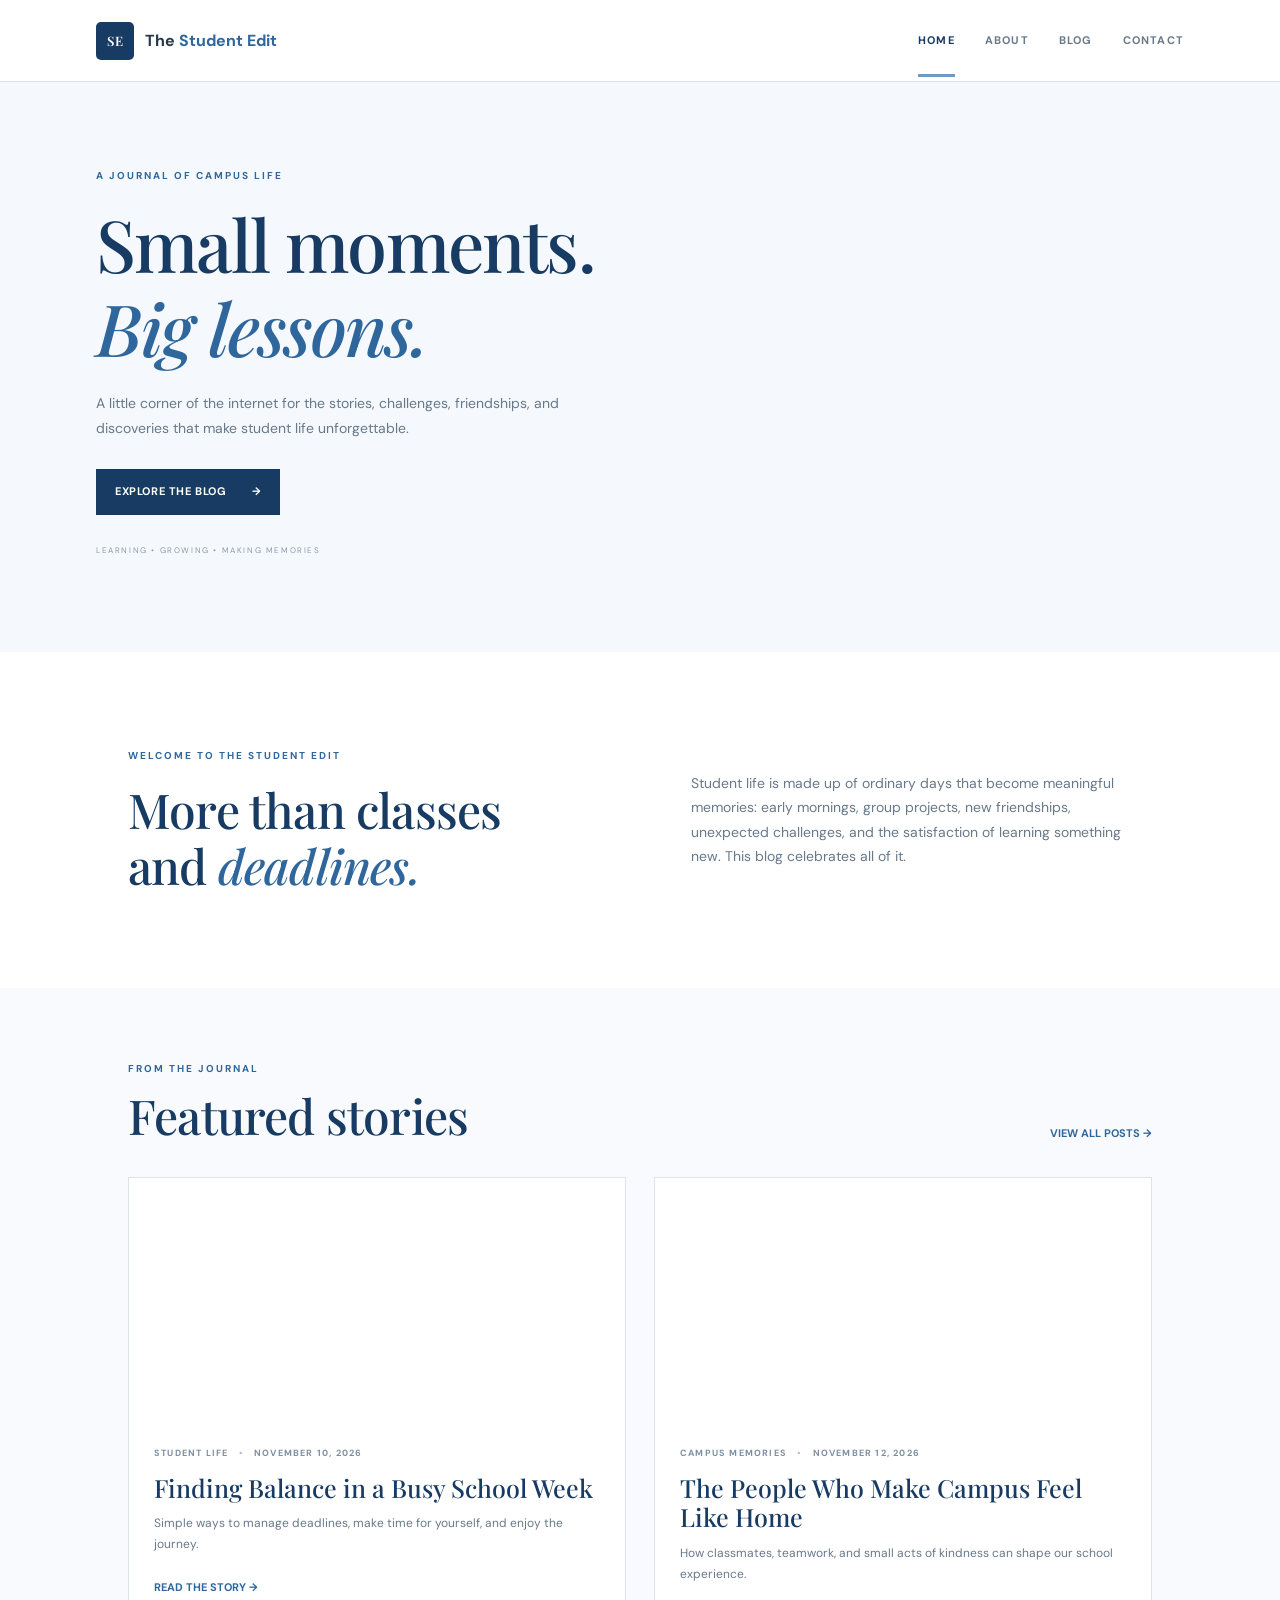
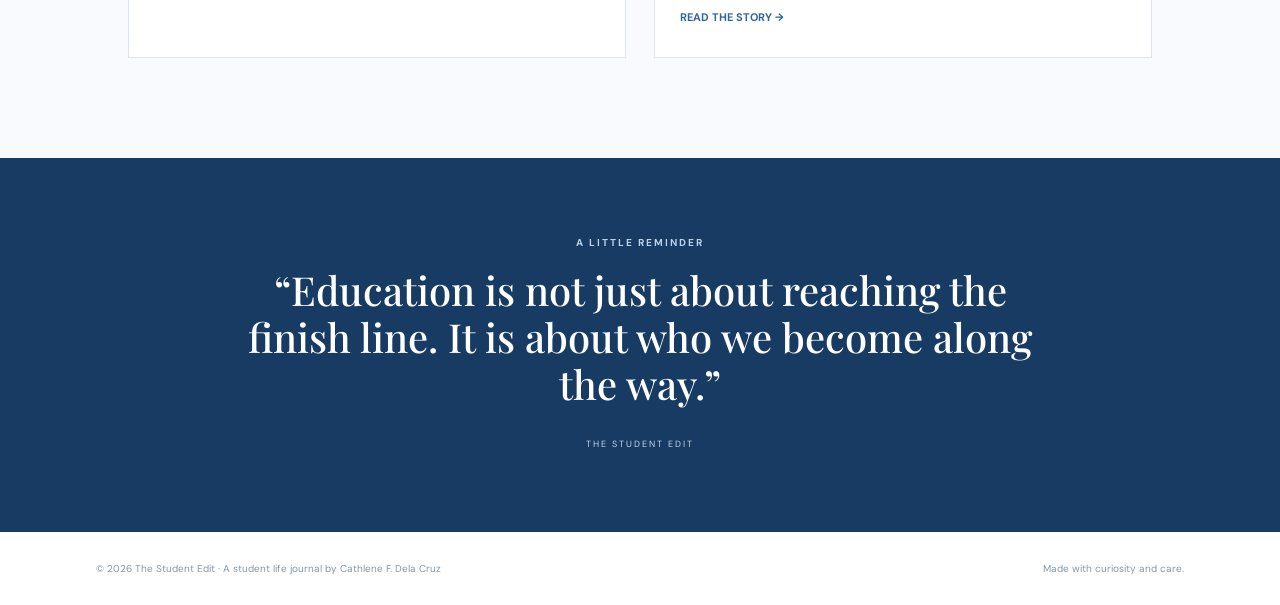
<file: index.html>
<!DOCTYPE html>
<html lang="en"><head><meta charset="UTF-8"><meta name="viewport" content="width=device-width, initial-scale=1.0"><meta name="description" content="The Student Edit — stories, lessons, and little moments from student life."><title>The Student Edit | Home</title><link rel="stylesheet" href="style.css"></head><body>
<header class="site-header"><a class="brand" href="index.html"><span class="brand-icon">SE</span><span>The <b>Student Edit</b></span></a><nav><a class="active" href="index.html">Home</a><a href="about.html">About</a><a href="blog.html">Blog</a><a href="contact.html">Contact</a></nav></header>
<main><section class="hero"><div class="hero-copy"><p class="eyebrow">A JOURNAL OF CAMPUS LIFE</p><h1>Small moments.<br><em>Big lessons.</em></h1><p class="lead">A little corner of the internet for the stories, challenges, friendships, and discoveries that make student life unforgettable.</p><a class="button" href="blog.html">EXPLORE THE BLOG <span>→</span></a><p class="hero-caption">LEARNING • GROWING • MAKING MEMORIES</p></div><div class="hero-photo" role="img" aria-label="Student studying at a desk"></div></section>
<section class="section intro"><div><p class="eyebrow">WELCOME TO THE STUDENT EDIT</p><h2>More than classes and <em>deadlines.</em></h2></div><p>Student life is made up of ordinary days that become meaningful memories: early mornings, group projects, new friendships, unexpected challenges, and the satisfaction of learning something new. This blog celebrates all of it.</p></section>
<section class="section featured"><div class="section-title"><div><p class="eyebrow">FROM THE JOURNAL</p><h2>Featured stories</h2></div><a class="simple-link" href="blog.html">VIEW ALL POSTS →</a></div><div class="post-grid"><article class="preview-card"><a class="preview-image photo-classroom" href="blog.html#finding-balance" aria-label="Read Finding Balance"></a><div class="preview-body"><p class="meta">STUDENT LIFE <span>•</span> NOVEMBER 10, 2026</p><h3>Finding Balance in a Busy School Week</h3><p>Simple ways to manage deadlines, make time for yourself, and enjoy the journey.</p><a class="simple-link" href="blog.html#finding-balance">READ THE STORY →</a></div></article><article class="preview-card"><a class="preview-image photo-friends" href="blog.html#friendship" aria-label="Read The People Who Make Campus Feel Like Home"></a><div class="preview-body"><p class="meta">CAMPUS MEMORIES <span>•</span> NOVEMBER 12, 2026</p><h3>The People Who Make Campus Feel Like Home</h3><p>How classmates, teamwork, and small acts of kindness can shape our school experience.</p><a class="simple-link" href="blog.html#friendship">READ THE STORY →</a></div></article></div></section>
<section class="quote-section"><p class="eyebrow">A LITTLE REMINDER</p><blockquote>“Education is not just about reaching the finish line. It is about who we become along the way.”</blockquote><span>THE STUDENT EDIT</span></section></main>
<footer class="footer"><p>© 2026 The Student Edit · A student life journal by Cathlene F. Dela Cruz</p><small>Made with curiosity and care.</small></footer></body></html>
</file>
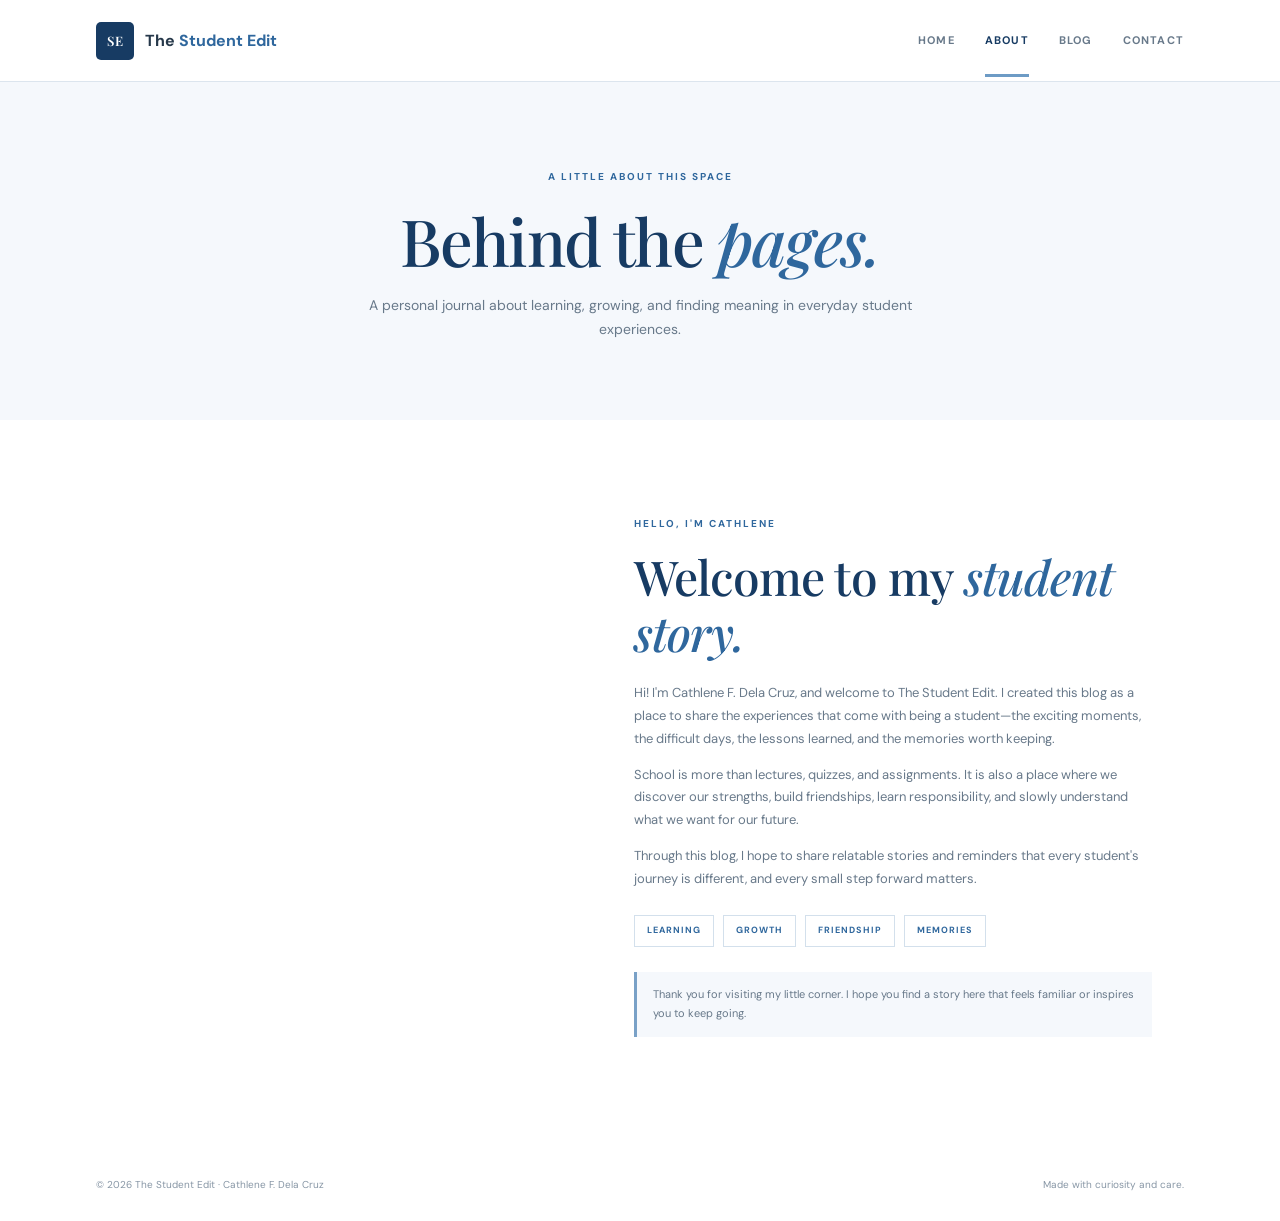
<file: about.html>
<!DOCTYPE html>
<html lang="en"><head><meta charset="UTF-8"><meta name="viewport" content="width=device-width, initial-scale=1.0"><title>About | The Student Edit</title><link rel="stylesheet" href="style.css"></head><body>
<header class="site-header"><a class="brand" href="index.html"><span class="brand-icon">SE</span><span>The <b>Student Edit</b></span></a><nav><a href="index.html">Home</a><a class="active" href="about.html">About</a><a href="blog.html">Blog</a><a href="contact.html">Contact</a></nav></header>
<main><section class="page-heading"><p class="eyebrow">A LITTLE ABOUT THIS SPACE</p><h1>Behind the <em>pages.</em></h1><p>A personal journal about learning, growing, and finding meaning in everyday student experiences.</p></section>
<section class="section about-layout"><div class="about-photo" role="img" aria-label="Notebook and pen on a desk"></div><div class="about-copy"><p class="eyebrow">HELLO, I'M CATHLENE</p><h2>Welcome to my <em>student story.</em></h2><p>Hi! I'm Cathlene F. Dela Cruz, and welcome to The Student Edit. I created this blog as a place to share the experiences that come with being a student—the exciting moments, the difficult days, the lessons learned, and the memories worth keeping.</p><p>School is more than lectures, quizzes, and assignments. It is also a place where we discover our strengths, build friendships, learn responsibility, and slowly understand what we want for our future.</p><p>Through this blog, I hope to share relatable stories and reminders that every student's journey is different, and every small step forward matters.</p><div class="value-tags"><span>LEARNING</span><span>GROWTH</span><span>FRIENDSHIP</span><span>MEMORIES</span></div><p class="personal-note">Thank you for visiting my little corner. I hope you find a story here that feels familiar or inspires you to keep going.</p></div></section></main>
<footer class="footer"><p>© 2026 The Student Edit · Cathlene F. Dela Cruz</p><small>Made with curiosity and care.</small></footer></body></html>
</file>
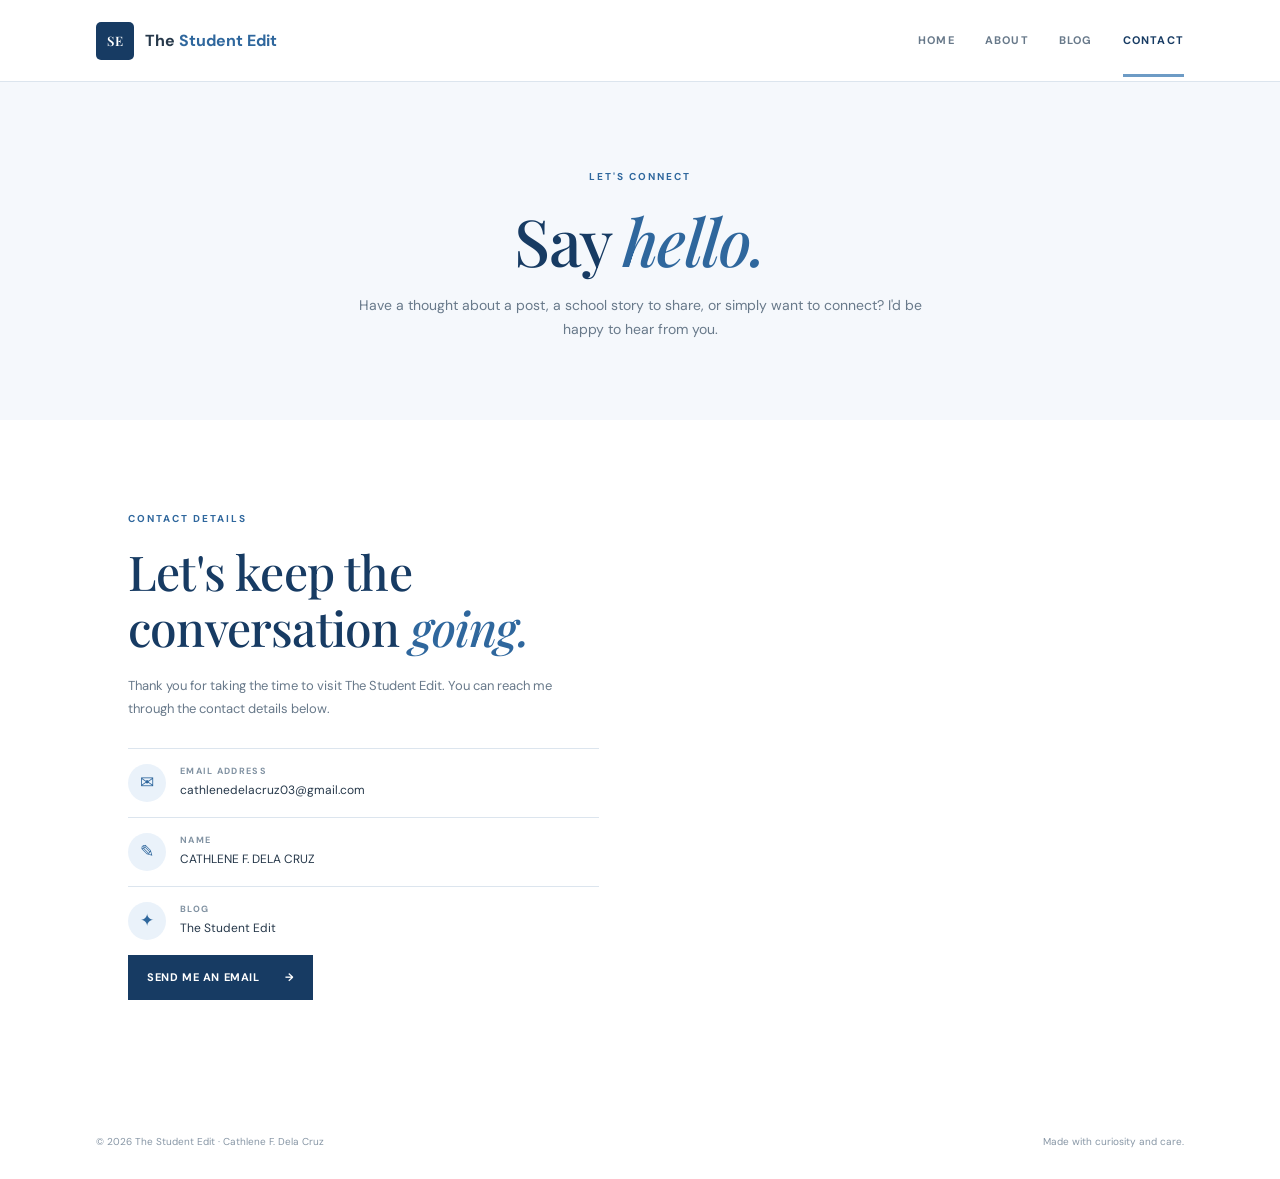
<file: contact.html>
<!DOCTYPE html>
<html lang="en"><head><meta charset="UTF-8"><meta name="viewport" content="width=device-width, initial-scale=1.0"><title>Contact | The Student Edit</title><link rel="stylesheet" href="style.css"></head><body>
<header class="site-header"><a class="brand" href="index.html"><span class="brand-icon">SE</span><span>The <b>Student Edit</b></span></a><nav><a href="index.html">Home</a><a href="about.html">About</a><a href="blog.html">Blog</a><a class="active" href="contact.html">Contact</a></nav></header>
<main><section class="page-heading"><p class="eyebrow">LET'S CONNECT</p><h1>Say <em>hello.</em></h1><p>Have a thought about a post, a school story to share, or simply want to connect? I'd be happy to hear from you.</p></section>
<section class="section contact-layout"><div class="contact-copy"><p class="eyebrow">CONTACT DETAILS</p><h2>Let's keep the conversation <em>going.</em></h2><p>Thank you for taking the time to visit The Student Edit. You can reach me through the contact details below.</p>
<div class="contact-row"><span class="contact-symbol">✉</span><div><small>EMAIL ADDRESS</small><a href="mailto:cathlenedelacruz03@gmail.com">cathlenedelacruz03@gmail.com</a></div></div>
<div class="contact-row"><span class="contact-symbol">✎</span><div><small>NAME</small><span>CATHLENE F. DELA CRUZ</span></div></div>
<div class="contact-row"><span class="contact-symbol">✦</span><div><small>BLOG</small><span>The Student Edit</span></div></div>
<a class="button" href="mailto:cathlenedelacruz03@gmail.com">SEND ME AN EMAIL <span>→</span></a></div><div class="contact-image" role="img" aria-label="Open notebook and pen"></div></section></main>
<footer class="footer"><p>© 2026 The Student Edit · Cathlene F. Dela Cruz</p><small>Made with curiosity and care.</small></footer></body></html>
</file>
<file: style.css>
@import url('https://fonts.googleapis.com/css2?family=DM+Sans:wght@400;500;600;700&family=Playfair+Display:ital,wght@0,500;0,600;0,700;1,500&display=swap');

:root {
  --navy:#173b63; --blue:#2f679d; --sky:#eaf2fa; --pale:#f5f8fc;
  --ink:#26384a; --muted:#68798a; --line:#dce5ee; --white:#fff;
  --serif:'Playfair Display',Georgia,serif; --sans:'DM Sans',Arial,sans-serif;
}
*{box-sizing:border-box}
html{scroll-behavior:smooth}
body{margin:0;background:var(--white);color:var(--ink);font-family:var(--sans);line-height:1.75}
a{color:inherit;text-decoration:none}
.site-header{min-height:82px;padding:0 7.5%;display:flex;align-items:center;justify-content:space-between;gap:25px;border-bottom:1px solid var(--line);background:#fff}
.brand{display:inline-flex;align-items:center;gap:11px;font-size:16px;font-weight:700;white-space:nowrap}
.brand b{color:var(--blue)}
.brand-icon{width:38px;height:38px;display:grid;place-items:center;border-radius:5px;color:#fff;background:var(--navy);font:600 13px var(--serif);letter-spacing:1px}
nav{display:flex;gap:30px;align-items:center;flex-wrap:wrap}
nav a{padding:27px 0 24px;border-bottom:3px solid transparent;color:#68798a;font-size:11px;font-weight:700;letter-spacing:1.2px;text-transform:uppercase}
nav a:hover,nav a.active{color:var(--navy);border-color:#6d9bc5}
.hero{display:grid;grid-template-columns:1fr 1fr;align-items:center;gap:5%;padding:70px 7.5% 80px;background:var(--pale)}
.hero-copy{max-width:550px}.eyebrow{margin:0 0 16px;color:var(--blue);font-size:10px;font-weight:700;letter-spacing:2px}
h1,h2,h3,blockquote{font-family:var(--serif);font-weight:500;line-height:1.17}
h1{margin:0 0 22px;color:var(--navy);font-size:clamp(44px,5.8vw,72px);letter-spacing:-1.8px}
h1 em,h2 em{color:var(--blue);font-weight:500}
.lead{max-width:475px;margin:0 0 29px;color:var(--muted);font-size:14px}
.button{display:inline-flex;align-items:center;gap:25px;padding:13px 19px;color:#fff;background:var(--navy);font-size:11px;font-weight:700;letter-spacing:.6px;transition:.2s}
.button:hover{background:var(--blue);transform:translateY(-2px)}
.hero-photo{min-height:420px;background:url('https://images.unsplash.com/photo-1434030216411-0b793f4b4173?auto=format&fit=crop&w=1400&q=85') center/cover}
.hero-caption{margin:28px 0 0;color:#8a9aab;font-size:8px;letter-spacing:1.6px}
.section{padding-left:10%;padding-right:10%}
.intro{display:grid;grid-template-columns:1fr 1fr;align-items:center;gap:10%;padding-top:95px;padding-bottom:95px}
h2{margin:0;color:var(--navy);font-size:clamp(34px,4vw,48px);letter-spacing:-.8px}
.intro>p{margin:0;color:var(--muted);font-size:14px}
.featured{padding-top:72px;padding-bottom:100px;background:#f8fafd}
.section-title{display:flex;justify-content:space-between;align-items:end;gap:20px;margin-bottom:34px}
.section-title .eyebrow{margin-bottom:10px}
.simple-link{color:var(--blue);font-size:11px;font-weight:700}.simple-link:hover{text-decoration:underline;color:var(--navy)}
.post-grid{display:grid;grid-template-columns:1fr 1fr;gap:28px}
.preview-card{background:#fff;border:1px solid var(--line)}
.preview-image{display:block;height:245px;background-position:center;background-size:cover}
.photo-classroom{background-image:url('https://images.unsplash.com/photo-1509062522246-3755977927d7?auto=format&fit=crop&w=1200&q=85')}
.photo-friends{background-image:url('https://images.unsplash.com/photo-1529390079861-591de354faf5?auto=format&fit=crop&w=1200&q=85')}
.preview-body{padding:23px 25px 27px}.meta{margin:0 0 11px;color:#7c8fa1;font-size:9px;font-weight:700;letter-spacing:1.2px}
.meta span{padding:0 7px;color:#b1c0ce}h3{margin:0 0 11px;color:var(--navy);font-size:25px}
.preview-body>p:not(.meta){color:var(--muted);font-size:12px;margin:0 0 17px}
.quote-section{padding:76px 12%;text-align:center;color:#fff;background:var(--navy)}
.quote-section .eyebrow{color:#bfd3e8}.quote-section blockquote{max-width:820px;margin:0 auto 20px;font-size:clamp(26px,3.7vw,40px)}
.quote-section>span{color:#c5d7e8;font-size:9px;letter-spacing:2px}
.footer{display:flex;justify-content:space-between;align-items:center;flex-wrap:wrap;gap:18px;padding:28px 7.5%}
.footer p,.footer small{margin:0;color:#8796a5;font-size:10px}
.page-heading{padding:86px 20px 78px;text-align:center;background:var(--pale)}
.page-heading h1{font-size:clamp(44px,5.8vw,65px);margin-bottom:15px}
.page-heading>p:last-child{max-width:580px;margin:auto;color:var(--muted);font-size:14px}
.about-layout{display:grid;grid-template-columns:.9fr 1.1fr;gap:8%;align-items:center;padding-top:95px;padding-bottom:100px}
.about-photo{min-height:520px;background:url('https://images.unsplash.com/photo-1455390582262-044cdead277a?auto=format&fit=crop&w=1100&q=85') center/cover}
.about-copy h2{margin-bottom:22px}.about-copy>p:not(.eyebrow){color:var(--muted);font-size:13px}
.value-tags{display:flex;flex-wrap:wrap;gap:9px;margin:25px 0}
.value-tags span{padding:7px 12px;border:1px solid #d3e0ec;color:var(--blue);font-size:9px;font-weight:700;letter-spacing:1px}
.about-copy .personal-note{padding:13px 16px;border-left:3px solid #79a1c7;background:var(--pale);font-size:11px!important}
.articles{padding-top:78px;padding-bottom:100px}
.article{display:grid;grid-template-columns:.9fr 1.1fr;gap:6%;align-items:start;padding-bottom:72px;margin-bottom:72px;border-bottom:1px solid var(--line);scroll-margin-top:25px}
.article:last-child{margin-bottom:0;padding-bottom:0;border:0}
.article>img{display:block;width:100%;min-height:420px;object-fit:cover}
.article-copy .meta{margin:4px 0 13px}.article-copy h2{margin-bottom:20px;font-size:36px}
.article-copy>p:not(.meta){color:var(--muted);font-size:13px}
.article-copy .lesson{margin-top:22px;padding:15px 18px;border-left:3px solid #6e9bc4;background:var(--pale);color:#4e657b!important}
.contact-layout{display:grid;grid-template-columns:1fr 1fr;gap:8%;align-items:center;padding-top:90px;padding-bottom:105px}
.contact-copy h2{margin-bottom:20px}.contact-copy>p:not(.eyebrow){color:var(--muted);font-size:13px;margin-bottom:27px}
.contact-row{display:flex;gap:14px;align-items:center;padding:15px 0;border-top:1px solid var(--line)}
.contact-symbol{width:38px;height:38px;display:grid;place-items:center;border-radius:50%;color:var(--blue);background:var(--sky);font-size:17px}
.contact-row div{display:grid}.contact-row small{color:#8192a2;font-size:9px;font-weight:700;letter-spacing:1.3px}
.contact-row a,.contact-row div>span{color:var(--ink);font-size:12px}
.contact-image{min-height:440px;background:url('https://images.unsplash.com/photo-1517842645767-c639042777db?auto=format&fit=crop&w=1100&q=85') center/cover}
@media(max-width:760px){
.site-header{padding:16px 5%;flex-direction:column;gap:9px}nav{gap:22px;justify-content:center}nav a{padding:8px 0;font-size:10px}
.hero{grid-template-columns:1fr;padding:52px 7% 60px;gap:27px}.hero-photo{min-height:285px}
.section{padding-left:7%;padding-right:7%}.intro,.about-layout,.contact-layout{grid-template-columns:1fr;gap:24px;padding-top:65px;padding-bottom:70px}
.post-grid{grid-template-columns:1fr}.section-title{align-items:start;flex-direction:column}.about-photo{min-height:320px}
.article{grid-template-columns:1fr;gap:24px;padding-bottom:52px;margin-bottom:52px}.article>img{min-height:270px}
.article-copy h2{font-size:31px}.contact-image{min-height:290px}.page-heading{padding:68px 7%}.footer{flex-direction:column;text-align:center}
}
</file>
